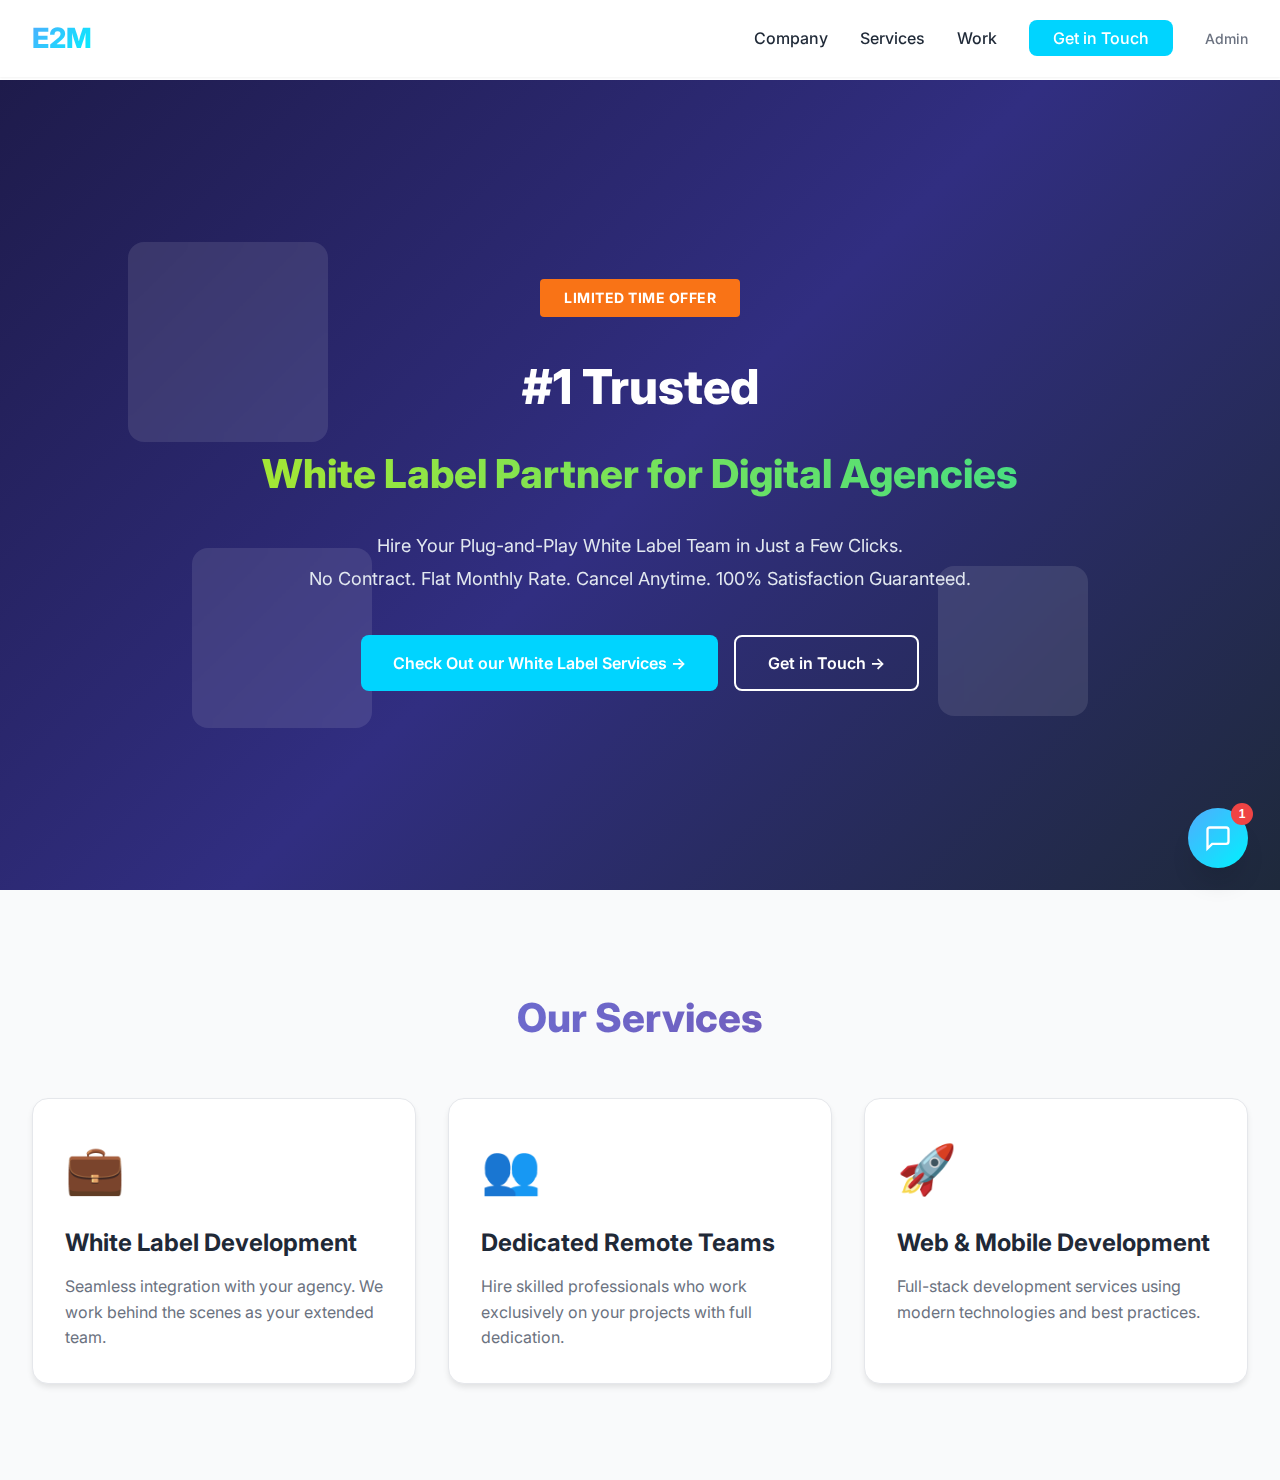
<file: Smart_ChatBot/frontend/index.html>
<!DOCTYPE html>
<html lang="en">

<head>
    <meta charset="UTF-8">
    <meta name="viewport" content="width=device-width, initial-scale=1.0">
    <title>E2M Solutions - Smart Chatbot Demo</title>
    <link rel="stylesheet" href="styles.css">
    <link rel="preconnect" href="https://fonts.googleapis.com">
    <link rel="preconnect" href="https://fonts.gstatic.com" crossorigin>
    <link href="https://fonts.googleapis.com/css2?family=Inter:wght@300;400;500;600;700;800&display=swap"
        rel="stylesheet">
</head>

<body>
    <!-- Navigation -->
    <nav class="navbar">
        <div class="nav-container">
            <div class="nav-logo">
                <span class="logo-text">E2M</span>
            </div>
            <ul class="nav-menu">
                <li><a href="#company">Company</a></li>
                <li><a href="#services">Services</a></li>
                <li><a href="#work">Work</a></li>
                <li><a href="#contact" class="nav-cta">Get in Touch</a></li>
                <li><a href="#" onclick="openAdminLogin(event)" style="color: #6b7280; font-size: 0.875rem;">Admin</a>
                </li>
            </ul>
        </div>
    </nav>

    <!-- Hero Section -->
    <section class="hero">
        <div class="hero-content">
            <div class="hero-badge">LIMITED TIME OFFER</div>
            <h1 class="hero-title">
                <span class="title-main">#1 Trusted</span>
                <span class="title-highlight">White Label Partner for Digital Agencies</span>
            </h1>
            <p class="hero-subtitle">
                Hire Your Plug-and-Play White Label Team in Just a Few Clicks.<br>
                No Contract. Flat Monthly Rate. Cancel Anytime. 100% Satisfaction Guaranteed.
            </p>
            <div class="hero-buttons">
                <button class="btn btn-primary">Check Out our White Label Services →</button>
                <button class="btn btn-secondary">Get in Touch →</button>
            </div>
        </div>
        <div class="hero-decoration">
            <div class="floating-card card-1"></div>
            <div class="floating-card card-2"></div>
            <div class="floating-card card-3"></div>
        </div>
    </section>

    <!-- Services Section -->
    <section id="services" class="services">
        <div class="container">
            <h2 class="section-title">Our Services</h2>
            <div class="services-grid">
                <div class="service-card">
                    <div class="service-icon">💼</div>
                    <h3>White Label Development</h3>
                    <p>Seamless integration with your agency. We work behind the scenes as your extended team.</p>
                </div>
                <div class="service-card">
                    <div class="service-icon">👥</div>
                    <h3>Dedicated Remote Teams</h3>
                    <p>Hire skilled professionals who work exclusively on your projects with full dedication.</p>
                </div>
                <div class="service-card">
                    <div class="service-icon">🚀</div>
                    <h3>Web & Mobile Development</h3>
                    <p>Full-stack development services using modern technologies and best practices.</p>
                </div>
            </div>
        </div>
    </section>

    <!-- Chatbot Button -->
    <button class="chatbot-button" id="chatbotButton" aria-label="Open Chatbot">
        <svg class="chatbot-icon" viewBox="0 0 24 24" fill="none" stroke="currentColor" stroke-width="2">
            <path d="M21 15a2 2 0 0 1-2 2H7l-4 4V5a2 2 0 0 1 2-2h14a2 2 0 0 1 2 2z"></path>
        </svg>
        <span class="chatbot-badge" id="chatbotBadge">1</span>
    </button>

    <!-- Chatbot Window -->
    <div class="chatbot-window" id="chatbotWindow">
        <div class="chatbot-header">
            <div class="chatbot-header-info">
                <div class="chatbot-avatar">
                    <svg viewBox="0 0 24 24" fill="none" stroke="currentColor" stroke-width="2">
                        <circle cx="12" cy="8" r="4"></circle>
                        <path d="M6 21v-2a4 4 0 0 1 4-4h4a4 4 0 0 1 4 4v2"></path>
                    </svg>
                </div>
                <div>
                    <h3>E2M Assistant</h3>
                    <p class="status">Online</p>
                </div>
            </div>
            <button class="chatbot-close" id="chatbotClose" aria-label="Close Chatbot">
                <svg viewBox="0 0 24 24" fill="none" stroke="currentColor" stroke-width="2">
                    <line x1="18" y1="6" x2="6" y2="18"></line>
                    <line x1="6" y1="6" x2="18" y2="18"></line>
                </svg>
            </button>
        </div>

        <div class="chatbot-body" id="chatbotBody">
            <!-- Registration form will be injected here by JavaScript -->
            <div class="inline-registration" id="inlineRegistration" style="display: none;">
                <div class="chat-message bot-message">
                    <div class="message-content">
                        <p>👋 <strong>Welcome to E2M Solutions!</strong></p>
                        <p>Let's get started. Please share your details:</p>
                    </div>
                </div>
                <div class="registration-form-inline">
                    <form id="registrationFormElement">
                        <div class="form-group-inline">
                            <label for="userName">Your Name</label>
                            <input type="text" id="userName" name="name" placeholder="e.g., John Doe" required
                                autocomplete="name">
                        </div>
                        <div class="form-group-inline">
                            <label for="userEmail">Your Email</label>
                            <input type="email" id="userEmail" name="email" placeholder="e.g., john@example.com"
                                required autocomplete="email">
                        </div>
                        <button type="submit" class="btn-submit-inline">
                            Start Chatting →
                        </button>
                    </form>
                </div>
            </div>

            <!-- Welcome message for registered users -->
            <div class="chat-welcome" id="chatWelcome" style="display: none;">
                <div class="chat-message bot-message">
                    <div class="message-content">
                        <p>👋 Hello! How can we help you today?</p>
                    </div>
                </div>

                <div class="predefined-questions" id="predefinedQuestions">
                    <p class="questions-label">Quick Questions:</p>
                    <div class="questions-container" id="questionsContainer">
                        <!-- Questions will be loaded here -->
                    </div>
                </div>
            </div>
        </div>

        <div class="chatbot-footer">
            <div class="input-container">
                <input type="text" id="chatInput" placeholder="Type your message..." autocomplete="off">
                <button id="sendButton" aria-label="Send Message">
                    <svg viewBox="0 0 24 24" fill="none" stroke="currentColor" stroke-width="2">
                        <line x1="22" y1="2" x2="11" y2="13"></line>
                        <polygon points="22 2 15 22 11 13 2 9 22 2"></polygon>
                    </svg>
                </button>
            </div>
        </div>
    </div>

    <script src="script.js"></script>
</body>

</html>
</file>
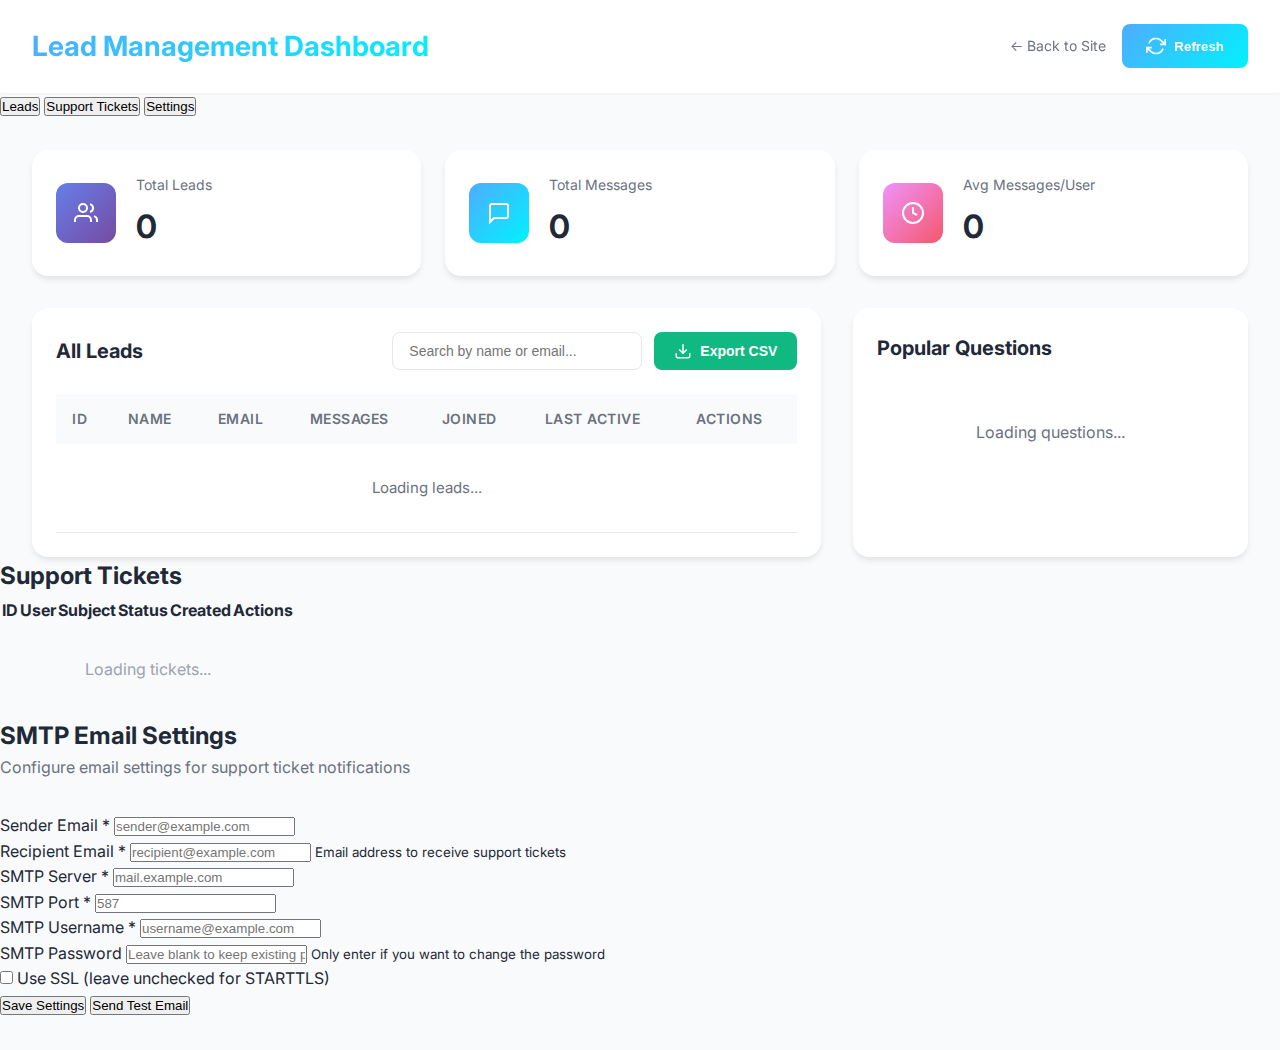
<file: Smart_ChatBot/frontend/admin.html>
<!DOCTYPE html>
<html lang="en">

<head>
    <meta charset="UTF-8">
    <meta name="viewport" content="width=device-width, initial-scale=1.0">
    <title>Admin Dashboard - Smart Chatbot</title>
    <link rel="stylesheet" href="admin.css">
    <link rel="preconnect" href="https://fonts.googleapis.com">
    <link rel="preconnect" href="https://fonts.gstatic.com" crossorigin>
    <link href="https://fonts.googleapis.com/css2?family=Inter:wght@300;400;500;600;700;800&display=swap"
        rel="stylesheet">
</head>

<body>
    <div class="admin-container">
        <!-- Header -->
        <header class="admin-header">
            <div class="header-content">
                <h1>Lead Management Dashboard</h1>
                <div style="display: flex; gap: 1rem; align-items: center;">
                    <a href="index.html" style="color: #6b7280; text-decoration: none; font-size: 0.875rem;">← Back to
                        Site</a>
                    <button class="btn-refresh" id="refreshBtn">
                        <svg width="20" height="20" viewBox="0 0 24 24" fill="none" stroke="currentColor"
                            stroke-width="2">
                            <path d="M23 4v6h-6M1 20v-6h6" />
                            <path d="M3.51 9a9 9 0 0 1 14.85-3.36L23 10M1 14l4.64 4.36A9 9 0 0 0 20.49 15" />
                        </svg>
                        Refresh
                    </button>
                </div>
            </div>
        </header>

        <!-- Navigation Tabs -->
        <nav class="admin-tabs">
            <button class="tab-btn active" data-tab="leads">Leads</button>
            <button class="tab-btn" data-tab="tickets">Support Tickets</button>
            <button class="tab-btn" data-tab="settings">Settings</button>
        </nav>

        <!-- Leads Tab Content -->
        <div class="tab-content active" id="leadsTab">
            <!-- Stats Cards -->
            <section class="stats-section">
                <div class="stat-card">
                    <div class="stat-icon" style="background: linear-gradient(135deg, #667eea 0%, #764ba2 100%);">
                        <svg width="24" height="24" viewBox="0 0 24 24" fill="none" stroke="white" stroke-width="2">
                            <path d="M17 21v-2a4 4 0 0 0-4-4H5a4 4 0 0 0-4 4v2" />
                            <circle cx="9" cy="7" r="4" />
                            <path d="M23 21v-2a4 4 0 0 0-3-3.87" />
                            <path d="M16 3.13a4 4 0 0 1 0 7.75" />
                        </svg>
                    </div>
                    <div class="stat-info">
                        <p class="stat-label">Total Leads</p>
                        <h2 class="stat-value" id="totalLeads">0</h2>
                    </div>
                </div>

                <div class="stat-card">
                    <div class="stat-icon" style="background: linear-gradient(135deg, #4facfe 0%, #00f2fe 100%);">
                        <svg width="24" height="24" viewBox="0 0 24 24" fill="none" stroke="white" stroke-width="2">
                            <path d="M21 15a2 2 0 0 1-2 2H7l-4 4V5a2 2 0 0 1 2-2h14a2 2 0 0 1 2 2z" />
                        </svg>
                    </div>
                    <div class="stat-info">
                        <p class="stat-label">Total Messages</p>
                        <h2 class="stat-value" id="totalMessages">0</h2>
                    </div>
                </div>

                <div class="stat-card">
                    <div class="stat-icon" style="background: linear-gradient(135deg, #f093fb 0%, #f5576c 100%);">
                        <svg width="24" height="24" viewBox="0 0 24 24" fill="none" stroke="white" stroke-width="2">
                            <circle cx="12" cy="12" r="10" />
                            <polyline points="12 6 12 12 16 14" />
                        </svg>
                    </div>
                    <div class="stat-info">
                        <p class="stat-label">Avg Messages/User</p>
                        <h2 class="stat-value" id="avgMessages">0</h2>
                    </div>
                </div>
            </section>

            <!-- Main Content -->
            <div class="main-content">
                <!-- Leads Table -->
                <section class="content-section">
                    <div class="section-header">
                        <h2>All Leads</h2>
                        <div class="section-actions">
                            <input type="text" id="searchInput" placeholder="Search by name or email..."
                                class="search-input">
                            <button class="btn-export" id="exportBtn">
                                <svg width="18" height="18" viewBox="0 0 24 24" fill="none" stroke="currentColor"
                                    stroke-width="2">
                                    <path d="M21 15v4a2 2 0 0 1-2 2H5a2 2 0 0 1-2-2v-4" />
                                    <polyline points="7 10 12 15 17 10" />
                                    <line x1="12" y1="15" x2="12" y2="3" />
                                </svg>
                                Export CSV
                            </button>
                        </div>
                    </div>

                    <div class="table-container">
                        <table class="leads-table">
                            <thead>
                                <tr>
                                    <th>ID</th>
                                    <th>Name</th>
                                    <th>Email</th>
                                    <th>Messages</th>
                                    <th>Joined</th>
                                    <th>Last Active</th>
                                    <th>Actions</th>
                                </tr>
                            </thead>
                            <tbody id="leadsTableBody">
                                <tr>
                                    <td colspan="7" class="loading-row">Loading leads...</td>
                                </tr>
                            </tbody>
                        </table>
                    </div>
                </section>

                <!-- Top Questions -->
                <section class="content-section">
                    <div class="section-header">
                        <h2>Popular Questions</h2>
                    </div>
                    <div class="questions-list" id="topQuestionsList">
                        <p class="loading-text">Loading questions...</p>
                    </div>
                </section>
            </div>
        </div>
        <!-- End Leads Tab -->

        <!-- Support Tickets Tab -->
        <div class="tab-content" id="ticketsTab">
            <section class="data-section">
                <h2>Support Tickets</h2>
                <div class="table-container">
                    <table class="data-table">
                        <thead>
                            <tr>
                                <th>ID</th>
                                <th>User</th>
                                <th>Subject</th>
                                <th>Status</th>
                                <th>Created</th>
                                <th>Actions</th>
                            </tr>
                        </thead>
                        <tbody id="ticketsTableBody">
                            <tr>
                                <td colspan="6" style="text-align: center; padding: 2rem; color: #9ca3af;">
                                    Loading tickets...
                                </td>
                            </tr>
                        </tbody>
                    </table>
                </div>
            </section>
        </div>
        <!-- End Tickets Tab -->

        <!-- Settings Tab -->
        <div class="tab-content" id="settingsTab">
            <section class="settings-section">
                <h2>SMTP Email Settings</h2>
                <p style="color: #6b7280; margin-bottom: 2rem;">Configure email settings for support ticket
                    notifications</p>

                <form id="smtpSettingsForm" class="settings-form">
                    <div class="form-row">
                        <div class="form-group">
                            <label for="senderEmail">Sender Email *</label>
                            <input type="email" id="senderEmail" required placeholder="sender@example.com">
                        </div>
                        <div class="form-group">
                            <label for="recipientEmail">Recipient Email *</label>
                            <input type="email" id="recipientEmail" required placeholder="recipient@example.com">
                            <small>Email address to receive support tickets</small>
                        </div>
                    </div>

                    <div class="form-row">
                        <div class="form-group">
                            <label for="smtpServer">SMTP Server *</label>
                            <input type="text" id="smtpServer" required placeholder="mail.example.com">
                        </div>
                        <div class="form-group">
                            <label for="smtpPort">SMTP Port *</label>
                            <input type="number" id="smtpPort" required placeholder="587">
                        </div>
                    </div>

                    <div class="form-row">
                        <div class="form-group">
                            <label for="smtpUsername">SMTP Username *</label>
                            <input type="text" id="smtpUsername" required placeholder="username@example.com">
                        </div>
                        <div class="form-group">
                            <label for="smtpPassword">SMTP Password</label>
                            <input type="password" id="smtpPassword"
                                placeholder="Leave blank to keep existing password">
                            <small>Only enter if you want to change the password</small>
                        </div>
                    </div>

                    <div class="form-row">
                        <div class="form-group">
                            <label class="checkbox-label">
                                <input type="checkbox" id="useSSL">
                                <span>Use SSL (leave unchecked for STARTTLS)</span>
                            </label>
                        </div>
                    </div>

                    <div class="form-actions">
                        <button type="submit" class="btn-save-settings">Save Settings</button>
                        <button type="button" class="btn-test-email" id="testEmailBtn">Send Test Email</button>
                    </div>
                </form>
            </section>
        </div>
        <!-- End Settings Tab -->

        <!-- Chat History Modal -->
        <div class="modal" id="chatHistoryModal">
            <div class="modal-overlay" id="modalOverlay"></div>
            <div class="modal-content">
                <div class="modal-header">
                    <h3 id="modalUserName">Chat History</h3>
                    <button class="modal-close" id="modalClose">
                        <svg width="24" height="24" viewBox="0 0 24 24" fill="none" stroke="currentColor"
                            stroke-width="2">
                            <line x1="18" y1="6" x2="6" y2="18" />
                            <line x1="6" y1="6" x2="18" y2="18" />
                        </svg>
                    </button>
                </div>
                <div class="modal-body" id="modalBody">
                    <!-- Chat history will be loaded here -->
                </div>
            </div>
        </div>
    </div>

    <script src="admin.js"></script>
</body>

</html>
</file>
<file: Smart_ChatBot/frontend/admin.css>
/**
 * Admin Dashboard Styles
 */

:root {
    --primary-color: #00d4ff;
    --primary-dark: #00b8e6;
    --secondary-color: #7c3aed;
    --accent-color: #f59e0b;
    --text-dark: #1f2937;
    --text-light: #6b7280;
    --background: #f9fafb;
    --surface: #ffffff;
    --border: #e5e7eb;
    --success: #10b981;
    --gradient-1: linear-gradient(135deg, #667eea 0%, #764ba2 100%);
    --gradient-2: linear-gradient(135deg, #f093fb 0%, #f5576c 100%);
    --gradient-3: linear-gradient(135deg, #4facfe 0%, #00f2fe 100%);
    --shadow-sm: 0 1px 2px rgba(0, 0, 0, 0.05);
    --shadow-md: 0 4px 6px -1px rgba(0, 0, 0, 0.1);
    --shadow-lg: 0 10px 15px -3px rgba(0, 0, 0, 0.1);
    --shadow-xl: 0 20px 25px -5px rgba(0, 0, 0, 0.1);
}

* {
    margin: 0;
    padding: 0;
    box-sizing: border-box;
}

body {
    font-family: 'Inter', -apple-system, BlinkMacSystemFont, 'Segoe UI', sans-serif;
    background: var(--background);
    color: var(--text-dark);
    line-height: 1.6;
}

.admin-container {
    min-height: 100vh;
    padding-bottom: 2rem;
}

/* Header */
.admin-header {
    background: white;
    box-shadow: var(--shadow-sm);
    padding: 1.5rem 2rem;
    position: sticky;
    top: 0;
    z-index: 100;
}

.header-content {
    max-width: 1400px;
    margin: 0 auto;
    display: flex;
    justify-content: space-between;
    align-items: center;
}

.admin-header h1 {
    font-size: 1.75rem;
    font-weight: 700;
    background: var(--gradient-3);
    -webkit-background-clip: text;
    -webkit-text-fill-color: transparent;
    background-clip: text;
}

.btn-refresh {
    display: flex;
    align-items: center;
    gap: 0.5rem;
    padding: 0.75rem 1.5rem;
    background: var(--gradient-3);
    color: white;
    border: none;
    border-radius: 0.5rem;
    font-weight: 600;
    cursor: pointer;
    transition: all 0.3s;
}

.btn-refresh:hover {
    transform: translateY(-2px);
    box-shadow: var(--shadow-lg);
}

/* Stats Section */
.stats-section {
    max-width: 1400px;
    margin: 2rem auto;
    padding: 0 2rem;
    display: grid;
    grid-template-columns: repeat(auto-fit, minmax(280px, 1fr));
    gap: 1.5rem;
}

.stat-card {
    background: white;
    border-radius: 1rem;
    padding: 1.5rem;
    box-shadow: var(--shadow-md);
    display: flex;
    align-items: center;
    gap: 1.25rem;
    transition: all 0.3s;
}

.stat-card:hover {
    transform: translateY(-4px);
    box-shadow: var(--shadow-xl);
}

.stat-icon {
    width: 60px;
    height: 60px;
    border-radius: 0.75rem;
    display: flex;
    align-items: center;
    justify-content: center;
    flex-shrink: 0;
}

.stat-info {
    flex: 1;
}

.stat-label {
    font-size: 0.875rem;
    color: var(--text-light);
    margin-bottom: 0.25rem;
}

.stat-value {
    font-size: 2rem;
    font-weight: 700;
    color: var(--text-dark);
}

/* Main Content */
.main-content {
    max-width: 1400px;
    margin: 0 auto;
    padding: 0 2rem;
    display: grid;
    grid-template-columns: 2fr 1fr;
    gap: 2rem;
}

.content-section {
    background: white;
    border-radius: 1rem;
    padding: 1.5rem;
    box-shadow: var(--shadow-md);
}

.section-header {
    display: flex;
    justify-content: space-between;
    align-items: center;
    margin-bottom: 1.5rem;
    flex-wrap: wrap;
    gap: 1rem;
}

.section-header h2 {
    font-size: 1.25rem;
    font-weight: 700;
    color: var(--text-dark);
}

.section-actions {
    display: flex;
    gap: 0.75rem;
    align-items: center;
}

.search-input {
    padding: 0.625rem 1rem;
    border: 1px solid var(--border);
    border-radius: 0.5rem;
    font-size: 0.875rem;
    outline: none;
    transition: all 0.3s;
    width: 250px;
}

.search-input:focus {
    border-color: var(--primary-color);
    box-shadow: 0 0 0 3px rgba(0, 212, 255, 0.1);
}

.btn-export {
    display: flex;
    align-items: center;
    gap: 0.5rem;
    padding: 0.625rem 1.25rem;
    background: var(--success);
    color: white;
    border: none;
    border-radius: 0.5rem;
    font-weight: 600;
    font-size: 0.875rem;
    cursor: pointer;
    transition: all 0.3s;
}

.btn-export:hover {
    transform: translateY(-2px);
    box-shadow: var(--shadow-md);
}

/* Table */
.table-container {
    overflow-x: auto;
}

.leads-table {
    width: 100%;
    border-collapse: collapse;
}

.leads-table thead {
    background: var(--background);
}

.leads-table th {
    padding: 0.875rem 1rem;
    text-align: left;
    font-weight: 600;
    font-size: 0.875rem;
    color: var(--text-light);
    text-transform: uppercase;
    letter-spacing: 0.5px;
}

.leads-table td {
    padding: 1rem;
    border-bottom: 1px solid var(--border);
    font-size: 0.9375rem;
}

.leads-table tbody tr {
    transition: background 0.2s;
}

.leads-table tbody tr:hover {
    background: var(--background);
}

.loading-row {
    text-align: center;
    color: var(--text-light);
    padding: 2rem !important;
}

.btn-view-history {
    padding: 0.5rem 1rem;
    background: var(--gradient-3);
    color: white;
    border: none;
    border-radius: 0.375rem;
    font-size: 0.875rem;
    font-weight: 600;
    cursor: pointer;
    transition: all 0.3s;
}

.btn-view-history:hover {
    transform: translateY(-2px);
    box-shadow: var(--shadow-sm);
}

/* Questions List */
.questions-list {
    display: flex;
    flex-direction: column;
    gap: 0.75rem;
}

.question-item {
    display: flex;
    justify-content: space-between;
    align-items: center;
    padding: 1rem;
    background: var(--background);
    border-radius: 0.5rem;
    transition: all 0.2s;
}

.question-item:hover {
    background: rgba(0, 212, 255, 0.05);
    transform: translateX(4px);
}

.question-text {
    flex: 1;
    font-size: 0.9375rem;
    color: var(--text-dark);
}

.question-count {
    background: var(--gradient-3);
    color: white;
    padding: 0.375rem 0.75rem;
    border-radius: 0.375rem;
    font-weight: 700;
    font-size: 0.875rem;
}

.loading-text {
    text-align: center;
    color: var(--text-light);
    padding: 2rem;
}

/* Modal */
.modal {
    position: fixed;
    top: 0;
    left: 0;
    width: 100%;
    height: 100%;
    z-index: 1000;
    display: none;
    align-items: center;
    justify-content: center;
}

.modal.active {
    display: flex;
}

.modal-overlay {
    position: absolute;
    top: 0;
    left: 0;
    width: 100%;
    height: 100%;
    background: rgba(0, 0, 0, 0.7);
    backdrop-filter: blur(5px);
}

.modal-content {
    position: relative;
    z-index: 1001;
    background: white;
    border-radius: 1rem;
    width: 700px;
    max-width: calc(100vw - 2rem);
    max-height: calc(100vh - 4rem);
    display: flex;
    flex-direction: column;
    box-shadow: var(--shadow-xl);
    animation: modalSlideIn 0.3s ease-out;
}

@keyframes modalSlideIn {
    from {
        opacity: 0;
        transform: translateY(-30px) scale(0.95);
    }

    to {
        opacity: 1;
        transform: translateY(0) scale(1);
    }
}

.modal-header {
    display: flex;
    justify-content: space-between;
    align-items: center;
    padding: 1.5rem;
    border-bottom: 1px solid var(--border);
}

.modal-header h3 {
    font-size: 1.25rem;
    font-weight: 700;
    color: var(--text-dark);
}

.modal-close {
    background: transparent;
    border: none;
    cursor: pointer;
    padding: 0.5rem;
    border-radius: 0.375rem;
    transition: background 0.2s;
}

.modal-close:hover {
    background: var(--background);
}

.modal-body {
    padding: 1.5rem;
    overflow-y: auto;
    flex: 1;
}

.chat-history-item {
    margin-bottom: 1.5rem;
    padding-bottom: 1.5rem;
    border-bottom: 1px solid var(--border);
}

.chat-history-item:last-child {
    border-bottom: none;
    margin-bottom: 0;
    padding-bottom: 0;
}

.chat-question {
    font-weight: 600;
    color: var(--text-dark);
    margin-bottom: 0.5rem;
}

.chat-answer {
    color: var(--text-light);
    line-height: 1.6;
    padding-left: 1rem;
    border-left: 3px solid var(--primary-color);
}

.chat-meta {
    display: flex;
    gap: 1rem;
    margin-top: 0.5rem;
    font-size: 0.75rem;
    color: var(--text-light);
}

.chat-source {
    display: inline-block;
    padding: 0.25rem 0.5rem;
    background: var(--background);
    border-radius: 0.25rem;
    font-weight: 600;
}

/* Responsive */
@media (max-width: 1024px) {
    .main-content {
        grid-template-columns: 1fr;
    }
}

@media (max-width: 768px) {
    .admin-header {
        padding: 1rem;
    }

    .header-content {
        flex-direction: column;
        gap: 1rem;
    }

    .stats-section {
        padding: 0 1rem;
    }

    .main-content {
        padding: 0 1rem;
    }

    .section-header {
        flex-direction: column;
        align-items: flex-start;
    }

    .section-actions {
        width: 100%;
        flex-direction: column;
    }

    .search-input {
        width: 100%;
    }
}
</file>
<file: Smart_ChatBot/frontend/styles.css>
/* ===== CSS Variables & Reset ===== */
:root {
    --primary-color: #00d4ff;
    --primary-dark: #00b8e6;
    --secondary-color: #7c3aed;
    --accent-color: #f59e0b;
    --text-dark: #1f2937;
    --text-light: #6b7280;
    --background: #ffffff;
    --surface: #f9fafb;
    --border: #e5e7eb;
    --success: #10b981;
    --gradient-1: linear-gradient(135deg, #667eea 0%, #764ba2 100%);
    --gradient-2: linear-gradient(135deg, #f093fb 0%, #f5576c 100%);
    --gradient-3: linear-gradient(135deg, #4facfe 0%, #00f2fe 100%);
    --shadow-sm: 0 1px 2px rgba(0, 0, 0, 0.05);
    --shadow-md: 0 4px 6px -1px rgba(0, 0, 0, 0.1);
    --shadow-lg: 0 10px 15px -3px rgba(0, 0, 0, 0.1);
    --shadow-xl: 0 20px 25px -5px rgba(0, 0, 0, 0.1);
}

* {
    margin: 0;
    padding: 0;
    box-sizing: border-box;
}

body {
    font-family: 'Inter', -apple-system, BlinkMacSystemFont, 'Segoe UI', sans-serif;
    background: var(--background);
    color: var(--text-dark);
    line-height: 1.6;
    overflow-x: hidden;
}

/* ===== Navigation ===== */
.navbar {
    position: fixed;
    top: 0;
    width: 100%;
    background: rgba(255, 255, 255, 0.95);
    backdrop-filter: blur(10px);
    box-shadow: var(--shadow-sm);
    z-index: 1000;
}

.nav-container {
    max-width: 1280px;
    margin: 0 auto;
    padding: 1rem 2rem;
    display: flex;
    justify-content: space-between;
    align-items: center;
}

.nav-logo .logo-text {
    font-size: 1.75rem;
    font-weight: 800;
    background: var(--gradient-3);
    -webkit-background-clip: text;
    -webkit-text-fill-color: transparent;
    background-clip: text;
}

.nav-menu {
    display: flex;
    list-style: none;
    gap: 2rem;
    align-items: center;
}

.nav-menu a {
    text-decoration: none;
    color: var(--text-dark);
    font-weight: 500;
    transition: color 0.3s;
}

.nav-menu a:hover {
    color: var(--primary-color);
}

.nav-cta {
    background: var(--primary-color);
    color: white !important;
    padding: 0.5rem 1.5rem;
    border-radius: 0.5rem;
    transition: all 0.3s;
}

.nav-cta:hover {
    background: var(--primary-dark);
    transform: translateY(-2px);
    box-shadow: var(--shadow-md);
}

/* ===== Hero Section ===== */
.hero {
    margin-top: 80px;
    min-height: 90vh;
    display: flex;
    align-items: center;
    justify-content: center;
    background: linear-gradient(135deg, #1e1b4b 0%, #312e81 50%, #1e293b 100%);
    position: relative;
    overflow: hidden;
    padding: 4rem 2rem;
}

.hero-content {
    max-width: 1280px;
    text-align: center;
    position: relative;
    z-index: 10;
}

.hero-badge {
    display: inline-block;
    background: #f97316;
    color: white;
    padding: 0.5rem 1.5rem;
    border-radius: 0.25rem;
    font-size: 0.875rem;
    font-weight: 700;
    letter-spacing: 0.5px;
    margin-bottom: 2rem;
    animation: pulse 2s infinite;
}

@keyframes pulse {

    0%,
    100% {
        opacity: 1;
    }

    50% {
        opacity: 0.8;
    }
}

.hero-title {
    display: flex;
    flex-direction: column;
    gap: 1rem;
    margin-bottom: 1.5rem;
}

.title-main {
    font-size: 3rem;
    font-weight: 800;
    color: white;
}

.title-highlight {
    font-size: 2.5rem;
    font-weight: 800;
    background: linear-gradient(90deg, #a3e635, #4ade80);
    -webkit-background-clip: text;
    -webkit-text-fill-color: transparent;
    background-clip: text;
}

.hero-subtitle {
    color: #e2e8f0;
    font-size: 1.125rem;
    max-width: 800px;
    margin: 0 auto 2.5rem;
    line-height: 1.8;
}

.hero-buttons {
    display: flex;
    gap: 1rem;
    justify-content: center;
    flex-wrap: wrap;
}

.btn {
    padding: 1rem 2rem;
    border: none;
    border-radius: 0.5rem;
    font-size: 1rem;
    font-weight: 600;
    cursor: pointer;
    transition: all 0.3s;
    font-family: inherit;
}

.btn-primary {
    background: var(--primary-color);
    color: white;
}

.btn-primary:hover {
    background: var(--primary-dark);
    transform: translateY(-2px);
    box-shadow: 0 10px 20px rgba(0, 212, 255, 0.3);
}

.btn-secondary {
    background: transparent;
    color: white;
    border: 2px solid white;
}

.btn-secondary:hover {
    background: white;
    color: var(--text-dark);
    transform: translateY(-2px);
}

/* Floating Cards Animation */
.hero-decoration {
    position: absolute;
    top: 0;
    left: 0;
    width: 100%;
    height: 100%;
    pointer-events: none;
}

.floating-card {
    position: absolute;
    background: rgba(255, 255, 255, 0.1);
    backdrop-filter: blur(10px);
    border-radius: 1rem;
    animation: float 6s ease-in-out infinite;
}

.card-1 {
    width: 200px;
    height: 200px;
    top: 20%;
    left: 10%;
    animation-delay: 0s;
}

.card-2 {
    width: 150px;
    height: 150px;
    top: 60%;
    right: 15%;
    animation-delay: 2s;
}

.card-3 {
    width: 180px;
    height: 180px;
    bottom: 20%;
    left: 15%;
    animation-delay: 4s;
}

@keyframes float {

    0%,
    100% {
        transform: translateY(0) rotate(0deg);
    }

    50% {
        transform: translateY(-20px) rotate(5deg);
    }
}

/* ===== Services Section ===== */
.services {
    padding: 6rem 2rem;
    background: var(--surface);
}

.container {
    max-width: 1280px;
    margin: 0 auto;
}

.section-title {
    text-align: center;
    font-size: 2.5rem;
    font-weight: 800;
    margin-bottom: 3rem;
    background: var(--gradient-1);
    -webkit-background-clip: text;
    -webkit-text-fill-color: transparent;
    background-clip: text;
}

.services-grid {
    display: grid;
    grid-template-columns: repeat(auto-fit, minmax(300px, 1fr));
    gap: 2rem;
}

.service-card {
    background: white;
    padding: 2rem;
    border-radius: 1rem;
    box-shadow: var(--shadow-md);
    transition: all 0.3s;
    border: 1px solid var(--border);
}

.service-card:hover {
    transform: translateY(-5px);
    box-shadow: var(--shadow-xl);
}

.service-icon {
    font-size: 3rem;
    margin-bottom: 1rem;
}

.service-card h3 {
    font-size: 1.5rem;
    font-weight: 700;
    margin-bottom: 0.75rem;
    color: var(--text-dark);
}

.service-card p {
    color: var(--text-light);
    line-height: 1.6;
}

/* ===== Chatbot Button ===== */
.chatbot-button {
    position: fixed;
    bottom: 2rem;
    right: 2rem;
    width: 60px;
    height: 60px;
    border-radius: 50%;
    background: var(--gradient-3);
    border: none;
    box-shadow: var(--shadow-xl);
    cursor: pointer;
    display: flex;
    align-items: center;
    justify-content: center;
    transition: all 0.3s;
    z-index: 999;
}

.chatbot-button:hover {
    transform: scale(1.1);
    box-shadow: 0 15px 30px rgba(0, 212, 255, 0.4);
}

.chatbot-icon {
    width: 28px;
    height: 28px;
    color: white;
}

.chatbot-badge {
    position: absolute;
    top: -5px;
    right: -5px;
    background: #ef4444;
    color: white;
    width: 22px;
    height: 22px;
    border-radius: 50%;
    display: flex;
    align-items: center;
    justify-content: center;
    font-size: 0.75rem;
    font-weight: 700;
    animation: bounce 2s infinite;
}

@keyframes bounce {

    0%,
    100% {
        transform: translateY(0);
    }

    50% {
        transform: translateY(-5px);
    }
}

/* ===== Chatbot Window ===== */
.chatbot-window {
    position: fixed;
    bottom: 2rem;
    right: 2rem;
    width: 400px;
    max-width: calc(100vw - 4rem);
    height: 600px;
    max-height: calc(100vh - 4rem);
    background: white;
    border-radius: 1rem;
    box-shadow: var(--shadow-xl);
    display: flex;
    flex-direction: column;
    transform: scale(0);
    transform-origin: bottom right;
    opacity: 0;
    transition: all 0.3s cubic-bezier(0.68, -0.55, 0.265, 1.55);
    z-index: 1000;
    overflow: hidden;
}

.chatbot-window.active {
    transform: scale(1);
    opacity: 1;
}

.chatbot-header {
    background: var(--gradient-3);
    color: white;
    padding: 1.25rem;
    display: flex;
    justify-content: space-between;
    align-items: center;
    border-radius: 1rem 1rem 0 0;
}

.chatbot-header-info {
    display: flex;
    align-items: center;
    gap: 0.75rem;
}

.chatbot-avatar {
    width: 40px;
    height: 40px;
    background: rgba(255, 255, 255, 0.2);
    border-radius: 50%;
    display: flex;
    align-items: center;
    justify-content: center;
}

.chatbot-avatar svg {
    width: 24px;
    height: 24px;
}

.chatbot-header h3 {
    font-size: 1rem;
    font-weight: 600;
    margin: 0;
}

.status {
    font-size: 0.75rem;
    opacity: 0.9;
    margin: 0;
}

.chatbot-close {
    background: transparent;
    border: none;
    color: white;
    cursor: pointer;
    padding: 0.5rem;
    border-radius: 0.5rem;
    transition: background 0.3s;
}

.chatbot-close:hover {
    background: rgba(255, 255, 255, 0.2);
}

.chatbot-close svg {
    width: 20px;
    height: 20px;
}

/* ===== Chat Body ===== */
.chatbot-body {
    flex: 1;
    overflow-y: auto;
    padding: 1.5rem;
    background: var(--surface);
    display: flex;
    flex-direction: column;
    gap: 1rem;
}

.chatbot-body::-webkit-scrollbar {
    width: 6px;
}

.chatbot-body::-webkit-scrollbar-thumb {
    background: #cbd5e1;
    border-radius: 3px;
}

.chat-message {
    display: flex;
    gap: 0.75rem;
    animation: messageSlide 0.3s ease-out;
}

@keyframes messageSlide {
    from {
        opacity: 0;
        transform: translateY(10px);
    }

    to {
        opacity: 1;
        transform: translateY(0);
    }
}

.message-content {
    max-width: 80%;
    padding: 0.875rem 1.125rem;
    border-radius: 1rem;
    font-size: 0.9375rem;
    line-height: 1.5;
}

.bot-message .message-content {
    background: white;
    color: var(--text-dark);
    border: 1px solid var(--border);
    border-radius: 1rem 1rem 1rem 0.25rem;
}

.user-message {
    flex-direction: row-reverse;
}

.user-message .message-content {
    background: var(--gradient-3);
    color: white;
    border-radius: 1rem 1rem 0.25rem 1rem;
}

/* ===== Message Content Formatting ===== */
.message-content p {
    margin: 0 0 0.75rem 0;
    line-height: 1.6;
}

.message-content p:last-child {
    margin-bottom: 0;
}

.message-content a {
    color: #00d4ff;
    text-decoration: underline;
    font-weight: 500;
}

.message-content a:hover {
    color: #00b8e6;
}

.message-content strong {
    font-weight: 700;
    color: inherit;
}

.message-content ol,
.message-content ul {
    margin: 0.75rem 0;
    padding-left: 1.5rem;
}

.message-content ol {
    list-style-type: decimal;
}

.message-content ul {
    list-style-type: disc;
}

.message-content li {
    margin: 0.375rem 0;
    line-height: 1.6;
}


/* ===== Predefined Questions ===== */
.predefined-questions {
    margin-top: 0.5rem;
}

.questions-label {
    font-size: 0.875rem;
    color: var(--text-light);
    margin-bottom: 0.75rem;
    font-weight: 500;
}

.questions-container {
    display: flex;
    flex-direction: column;
    gap: 0.5rem;
}

.question-chip {
    background: white;
    border: 1px solid var(--border);
    padding: 0.75rem 1rem;
    border-radius: 0.75rem;
    cursor: pointer;
    transition: all 0.3s;
    font-size: 0.875rem;
    color: var(--text-dark);
    text-align: left;
}

.question-chip:hover {
    border-color: var(--primary-color);
    background: rgba(0, 212, 255, 0.05);
    transform: translateX(4px);
}

/* ===== Chat Footer ===== */
.chatbot-footer {
    padding: 1rem;
    background: white;
    border-top: 1px solid var(--border);
}

.input-container {
    display: flex;
    gap: 0.5rem;
    align-items: center;
}

#chatInput {
    flex: 1;
    padding: 0.875rem 1rem;
    border: 1px solid var(--border);
    border-radius: 0.75rem;
    font-size: 0.9375rem;
    font-family: inherit;
    outline: none;
    transition: border-color 0.3s;
}

#chatInput:focus {
    border-color: var(--primary-color);
}

#sendButton {
    width: 44px;
    height: 44px;
    background: var(--primary-color);
    border: none;
    border-radius: 0.75rem;
    cursor: pointer;
    display: flex;
    align-items: center;
    justify-content: center;
    transition: all 0.3s;
}

#sendButton:hover {
    background: var(--primary-dark);
    transform: scale(1.05);
}

#sendButton svg {
    width: 20px;
    height: 20px;
    color: white;
}

/* ===== Loading Animation ===== */
.typing-indicator {
    display: flex;
    gap: 0.25rem;
    padding: 0.875rem 1.125rem;
    background: white;
    border: 1px solid var(--border);
    border-radius: 1rem;
    width: fit-content;
}

.typing-dot {
    width: 8px;
    height: 8px;
    background: var(--text-light);
    border-radius: 50%;
    animation: typing 1.4s infinite;
}

.typing-dot:nth-child(2) {
    animation-delay: 0.2s;
}

.typing-dot:nth-child(3) {
    animation-delay: 0.4s;
}

@keyframes typing {

    0%,
    60%,
    100% {
        transform: translateY(0);
        opacity: 0.7;
    }

    30% {
        transform: translateY(-10px);
        opacity: 1;
    }
}

/* ===== Inline Registration Form ===== */
.inline-registration {
    padding: 1rem;
}

.registration-form-inline {
    background: rgba(0, 212, 255, 0.05);
    border: 2px solid rgba(0, 212, 255, 0.2);
    border-radius: 1rem;
    padding: 1.5rem;
    margin-top: 1rem;
}

.form-group-inline {
    margin-bottom: 1rem;
}

.form-group-inline:last-of-type {
    margin-bottom: 1.5rem;
}

.form-group-inline label {
    display: block;
    font-weight: 600;
    color: var(--text-dark);
    margin-bottom: 0.5rem;
    font-size: 0.875rem;
}

.form-group-inline input {
    width: 100%;
    padding: 0.75rem 1rem;
    border: 2px solid var(--border);
    border-radius: 0.5rem;
    font-size: 0.9375rem;
    font-family: inherit;
    transition: all 0.3s;
    outline: none;
    background: white;
}

.form-group-inline input:focus {
    border-color: var(--primary-color);
    box-shadow: 0 0 0 3px rgba(0, 212, 255, 0.1);
}

.form-group-inline input::placeholder {
    color: #9ca3af;
}

.btn-submit-inline {
    width: 100%;
    padding: 0.875rem;
    background: var(--gradient-3);
    color: white;
    border: none;
    border-radius: 0.5rem;
    font-size: 1rem;
    font-weight: 600;
    cursor: pointer;
    transition: all 0.3s;
    font-family: inherit;
}

.btn-submit-inline:hover {
    transform: translateY(-2px);
    box-shadow: 0 8px 16px rgba(0, 212, 255, 0.3);
}

.btn-submit-inline:active {
    transform: translateY(0);
}

/* Recent Questions Section */
.recent-questions-section {
    margin-top: 1rem;
    padding: 1rem;
    background: rgba(0, 212, 255, 0.05);
    border-radius: 0.75rem;
    border: 1px solid rgba(0, 212, 255, 0.2);
}

.recent-questions-section h4 {
    font-size: 0.875rem;
    font-weight: 600;
    color: var(--text-dark);
    margin-bottom: 0.75rem;
}

.recent-question-item {
    padding: 0.625rem 0.875rem;
    background: white;
    border-radius: 0.5rem;
    margin-bottom: 0.5rem;
    cursor: pointer;
    transition: all 0.2s;
    font-size: 0.875rem;
    color: var(--text-dark);
    border: 1px solid var(--border);
}

.recent-question-item:hover {
    border-color: var(--primary-color);
    background: rgba(0, 212, 255, 0.05);
    transform: translateX(4px);
}

.recent-question-item:last-child {
    margin-bottom: 0;
}

/* ===== Responsive Design ===== */
@media (max-width: 768px) {
    .title-main {
        font-size: 2rem;
    }

    .title-highlight {
        font-size: 1.75rem;
    }

    .hero-subtitle {
        font-size: 1rem;
    }

    .chatbot-window {
        width: calc(100vw - 2rem);
        height: calc(100vh - 2rem);
        bottom: 1rem;
        right: 1rem;
    }

    .nav-menu {
        gap: 1rem;
        font-size: 0.875rem;
    }
}
</file>
